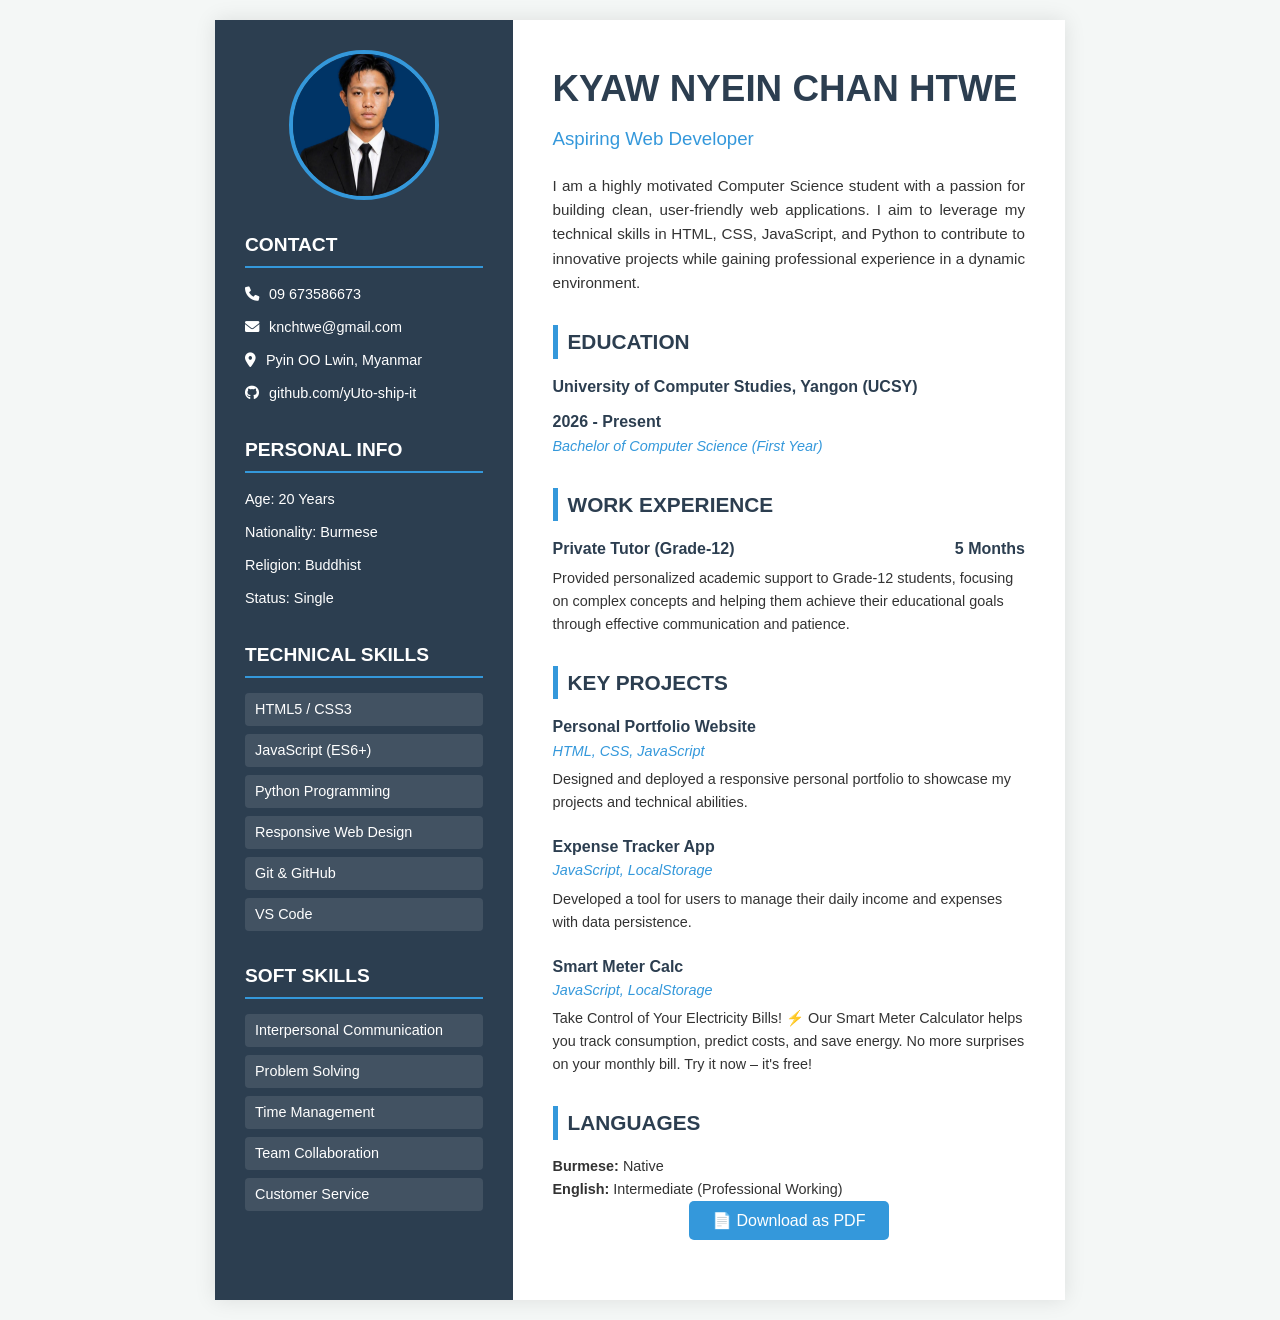
<file: cv.html>
<!DOCTYPE html>
<html lang="en">

<head>
    <meta charset="UTF-8">
    <meta name="viewport" content="width=device-width, initial-scale=1.0">
    <title>CV - Kyaw Nyein Chan Htwe</title>
    <link rel="stylesheet" href="https://cdnjs.cloudflare.com/ajax/libs/font-awesome/6.0.0/css/all.min.css">
    <style>
        :root {
            --primary-color: #2c3e50;
            --accent-color: #3498db;
            --text-color: #333;
            --bg-color: #f4f7f6;
        }

        * {
            margin: 0;
            padding: 0;
            box-sizing: border-box;
        }

        body {
            font-family: 'Segoe UI', Tahoma, Geneva, Verdana, sans-serif;
            background: var(--bg-color);
            color: var(--text-color);
            line-height: 1.6;
            padding: 20px;
        }

        .cv-container {
            max-width: 850px;
            margin: 0 auto;
            background: #fff;
            display: grid;
            grid-template-columns: 35% 65%;
            box-shadow: 0 0 20px rgba(0, 0, 0, 0.1);
            min-height: 1100px;
        }

        /* Left Column */
        .left-col {
            background: var(--primary-color);
            color: #fff;
            padding: 30px;
        }

        .profile-img {
            width: 150px;
            height: 150px;
            border-radius: 50%;
            border: 4px solid var(--accent-color);
            margin: 0 auto 20px;
            display: block;
            object-fit: cover;
        }

        .left-col h2 {
            font-size: 1.2rem;
            text-transform: uppercase;
            border-bottom: 2px solid var(--accent-color);
            padding-bottom: 5px;
            margin: 30px 0 15px;
        }

        .contact-info p {
            font-size: 0.9rem;
            margin-bottom: 10px;
            display: flex;
            align-items: center;
            gap: 10px;
            flex-wrap: wrap;
        }

        .skill-list {
            list-style: none;
        }

        .skill-list li {
            font-size: 0.9rem;
            margin-bottom: 8px;
            background: rgba(255, 255, 255, 0.1);
            padding: 5px 10px;
            border-radius: 4px;
        }

        /* Right Column */
        .right-col {
            padding: 40px;
        }

        .header-info h1 {
            font-size: 2.3rem;
            color: var(--primary-color);
            margin-bottom: 5px;
        }

        .header-info h3 {
            color: var(--accent-color);
            font-weight: 400;
            margin-bottom: 20px;
        }

        .summary {
            margin-bottom: 30px;
            text-align: justify;
            font-size: 0.95rem;
        }

        .section-title {
            font-size: 1.3rem;
            color: var(--primary-color);
            text-transform: uppercase;
            border-left: 5px solid var(--accent-color);
            padding-left: 10px;
            margin: 30px 0 15px;
        }

        .experience-item,
        .edu-item {
            margin-bottom: 20px;
        }

        .item-title {
            font-weight: 700;
            color: var(--primary-color);
            display: flex;
            justify-content: space-between;
            flex-wrap: wrap;
            gap: 10px;
        }

        .item-subtitle {
            color: var(--accent-color);
            font-style: italic;
            font-size: 0.9rem;
        }

        .item-desc {
            font-size: 0.9rem;
            margin-top: 5px;
        }

        .pdf-btn {
            display: block;
            margin: 0 auto 20px auto;
            background: #3498db;
            color: white;
            border: none;
            padding: 10px 20px;
            border-radius: 5px;
            font-size: 16px;
            cursor: pointer;
            width: 100%;
            max-width: 200px;
        }

        /* ========== RESPONSIVE FOR MOBILE ========== */
        @media screen and (max-width: 768px) {
            body {
                padding: 10px;
            }

            .cv-container {
                grid-template-columns: 1fr;
                /* ဖုန်းမှာ column တစ်ခုတည်း */
                min-height: auto;
            }

            .left-col {
                padding: 20px;
            }

            .right-col {
                padding: 20px;
            }

            .profile-img {
                width: 120px;
                height: 120px;
            }

            .header-info h1 {
                font-size: 1.6rem;
            }

            .header-info h3 {
                font-size: 1rem;
            }

            .section-title {
                font-size: 1.1rem;
            }

            .item-title {
                flex-direction: column;
                gap: 5px;
            }

            .pdf-btn {
                width: 100%;
                max-width: 100%;
                
            }
            button{
                float: right;
            }
        }

        /* ပိုသေးတဲ့ဖုန်းအတွက် (480px အောက်) */
        @media screen and (max-width: 480px) {
            .left-col h2 {
                font-size: 1rem;
            }

            .contact-info p {
                font-size: 0.8rem;
            }

            .skill-list li {
                font-size: 0.8rem;
            }

            .summary {
                font-size: 0.85rem;
            }

            .item-desc {
                font-size: 0.85rem;
            }
        }

        /* ========== PRINT (PDF) ========== */
        @media print {
            body {
                padding: 0;
                background: white;
            }

            .cv-container {
                box-shadow: none;
                width: 100%;
                grid-template-columns: 35% 65%;
                /* print မှာ two column ပြန်ဖြစ်မယ် */
            }

            .pdf-btn {
                display: none !important;
                /* PDF ထုတ်တဲ့အခါ button ပျောက်မယ် */
            }

            .profile-img {
                print-color-adjust: exact;
                -webkit-print-color-adjust: exact;
            }

            .left-col {
                print-color-adjust: exact;
                -webkit-print-color-adjust: exact;
            }
        }
    </style>
</head>

<body>

    <div class="cv-container">
        <div class="left-col">
            <img src="kyawphoto.jpg" alt="Profile" class="profile-img">

            <h2>Contact</h2>
            <div class="contact-info">
                <p><i class="fas fa-phone"></i> 09 673586673</p>
                <p><i class="fas fa-envelope"></i> knchtwe@gmail.com</p>
                <p><i class="fas fa-map-marker-alt"></i> Pyin OO Lwin, Myanmar</p>
                <p><i class="fab fa-github"></i> github.com/yUto-ship-it</p>
            </div>

            <h2>Personal Info</h2>
            <div class="contact-info">
                <p>Age: 20 Years</p>
                <p>Nationality: Burmese</p>
                <p>Religion: Buddhist</p>
                <p>Status: Single</p>
            </div>

            <h2>Technical Skills</h2>
            <ul class="skill-list">
                <li>HTML5 / CSS3</li>
                <li>JavaScript (ES6+)</li>
                <li>Python Programming</li>
                <li>Responsive Web Design</li>
                <li>Git & GitHub</li>
                <li>VS Code</li>
            </ul>

            <h2>Soft Skills</h2>
            <ul class="skill-list">
                <li>Interpersonal Communication</li>
                <li>Problem Solving</li>
                <li>Time Management</li>
                <li>Team Collaboration</li>
                <li>Customer Service</li>
            </ul>
        </div>

        <div class="right-col">
            <div class="header-info">
                <h1>KYAW NYEIN CHAN HTWE</h1>
                <h3>Aspiring Web Developer</h3>
            </div>
            <div class="summary">
                I am a highly motivated Computer Science student with a passion for building clean, user-friendly web
                applications. I aim to leverage my technical skills in HTML, CSS, JavaScript, and Python to contribute
                to innovative projects while gaining professional experience in a dynamic environment.
            </div>

            <h2 class="section-title">Education</h2>
            <div class="edu-item">
                <div class="item-title">
                    <span>University of Computer Studies, Yangon (UCSY)</span>
                    <span>2026 - Present</span>
                </div>
                <div class="item-subtitle">Bachelor of Computer Science (First Year)</div>
            </div>

            <h2 class="section-title">Work Experience</h2>
            <div class="experience-item">
                <div class="item-title">
                    <span>Private Tutor (Grade-12)</span>
                    <span>5 Months</span>
                </div>
                <div class="item-desc">
                    Provided personalized academic support to Grade-12 students, focusing on complex concepts and
                    helping them achieve their educational goals through effective communication and patience.
                </div>
            </div>

            <h2 class="section-title">Key Projects</h2>
            <div class="experience-item">
                <div class="item-title">
                    <span>Personal Portfolio Website</span>
                </div>
                <div class="item-subtitle">HTML, CSS, JavaScript</div>
                <div class="item-desc">
                    Designed and deployed a responsive personal portfolio to showcase my projects and technical
                    abilities.
                </div>
            </div>

            <div class="experience-item">
                <div class="item-title">
                    <span>Expense Tracker App</span>
                </div>
                <div class="item-subtitle">JavaScript, LocalStorage</div>
                <div class="item-desc">
                    Developed a tool for users to manage their daily income and expenses with data persistence.
                </div>
            </div>
            <div class="experience-item">
                <div class="item-title">
                    <span>Smart Meter Calc</span>
                </div>
                <div class="item-subtitle">JavaScript, LocalStorage</div>
                <div class="item-desc">
                    Take Control of Your Electricity Bills! ⚡️
                    Our Smart Meter Calculator helps you track consumption, predict costs, and save energy.
                    No more surprises on your monthly bill.
                    Try it now – it's free!
                </div>
            </div>

            <h2 class="section-title">Languages</h2>
            <div class="item-desc">
                <strong>Burmese:</strong> Native <br>
                <strong>English:</strong> Intermediate (Professional Working)
            </div>
            <button onclick="window.print();" class="pdf-btn">
                📄 Download as PDF
            </button>

        </div>

    </div>

</body>

</html>
</file>
